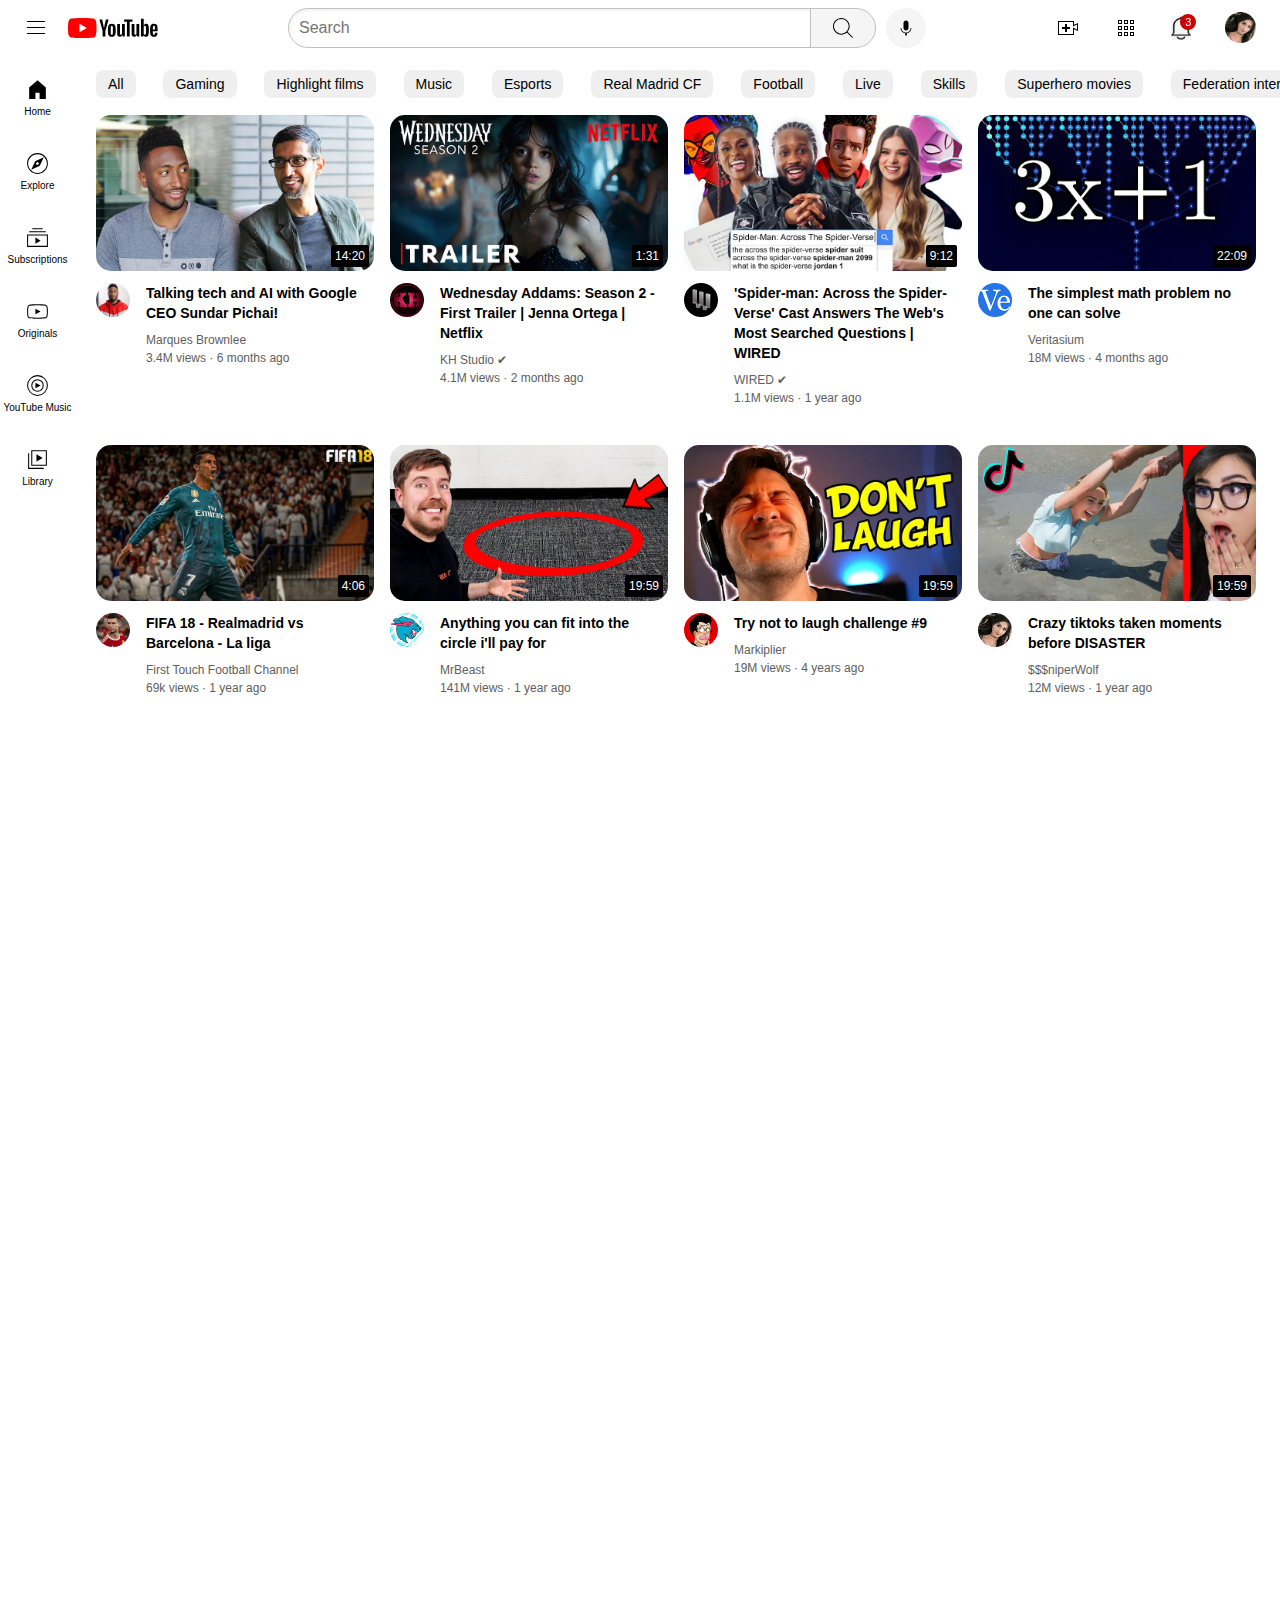
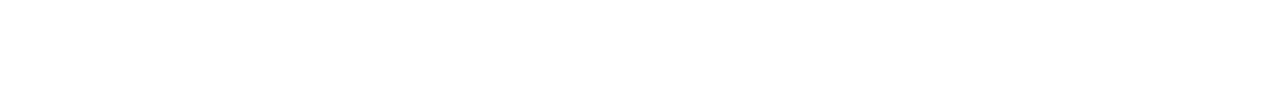
<file: index.html>
<!DOCTYPE html>
<html lang="en">
<head>
  <meta charset="UTF-8">
  <meta http-equiv="X-UA-Compatible" content="IE=edge">
  <meta name="viewport" content="width=device-width, initial-scale=1.0">
  <title>YouTube(2024).com Clone</title>
  
    <link rel="stylesheet" href="styles/general.css">
  <link rel="stylesheet" href="styles/header.css">
  <link rel="stylesheet" href="styles/subheader.css">
  <link rel="stylesheet" href="styles/video.css">
  <link rel="stylesheet" href="styles/sidebar.css">
</head>

<body style="padding-bottom: 1000px;"> 
  <div class="header">
    <div class="left-section">
      <img class="hamburger-menu" src="pageIcons/hamburger-menu.svg">
      <img class="youtube-logo" src="pageIcons/youtube-logo.svg">
    </div>
    <div class="middle-section">
      <input class="search-bar" type="text" placeholder="Search">
      <button class="search-button">
        <img class="search-icon" src="icons/search-svgrepo-com.svg">
        <div class="tooltip">Search</div>
      </button>
      <button class="voice-search-button">
        <img class="voice-search-icon" src="pageIcons/voice-search-icon.svg">
        <div class="tooltip">Search with your voice</div>
      </button>
    </div>
    <div class="right-section">
      <div class="upload-icon-container">
        <img class="video-camera-icon" src="pageIcons/upload.svg">
        <div class="tooltip">Create</div>
      </div>
      <div class="upload-icon-container">
        <img class="video-camera-icon" src="pageIcons/youtube-apps.svg">
        <div class="tooltip">Apps</div>
      </div>
      <div class="notifications-icon-container">
      <img class="notifications-icon" src="icons/notification-icon-svgrepo-com">
          <div class="notifications-count">3</div> 
          <div class="tooltip">Notifications</div>          
      </div>
      <img class="current-user-picture" src="thumbnails/channelpfp-3">
     </div>
   </div>

<div class="sub-header">
    <button class="btn">All</button>
    <button class="btn">Gaming</button>
    <button class="btn">Highlight films</button>
    <button class="btn">Music</button>
    <button class="btn">Esports</button>
    <button class="btn">Real Madrid CF</button>
    <button class="btn">Football</button>
    <button class="btn">Live</button>
    <button class="btn">Skills</button>
    <button class="btn">Superhero movies</button>
    <button class="btn">Federation inter.</button>
</div>

    <div class="sidebar">
      <div class="sidebar-link">
        <img src="pageIcons/home.svg">
        <div>Home</div>
    </div>
      <div class="sidebar-link">
        <img src="pageIcons/explore.svg">
        <div>Explore</div>
      </div>
      <div class="sidebar-link">
        <img src="pageIcons/subscriptions.svg">
        <div>Subscriptions</div>
      </div>
      <div class="sidebar-link">
        <img src="pageIcons/originals.svg">
        <div>Originals</div>
      </div>
      <div class="sidebar-link">
        <img src="pageIcons/youtube-music.svg">
        <div>YouTube Music</div>
      </div>
      <div class="sidebar-link">
        <img src="pageIcons/library.svg">
        <div>Library</div>
      </div>


    </div>

  <div class="video-grid">
    <div class="video-preview">
      <div class="thumbnail-row">
        <img class="thumbnail" src="thumbnails/youtubethumbnail5">
        <div class="video-time">14:20</div>
      </div>
      <div class="video-info-grid">
        <div class="channel-picture">
          <img class="profile-picture" src="thumbnails/channelpfp-1">
        </div>
        <div class="video-info">
        <p class="video-title">Talking tech and AI with Google CEO Sundar Pichai!</p>
        <p class="video-author">Marques Brownlee</p>
        <p class="video-stats">3.4M views &#183; 6 months ago</p>
      </div>
      </div>
    </div>
    
    <div class="video-preview">
      <div class="thumbnail-row">
        <img class="thumbnail" src="thumbnails/youtubethumbnail13">
        <div class="video-time">1:31</div>
      </div>
      <div class="video-info-grid">
        <div class="channel-picture">
          <img class="profile-picture" src="thumbnails/channelpfp-9">
        </div>
        <div class="video-info">
        <p class="video-title">Wednesday Addams: Season 2 - First Trailer | Jenna Ortega | Netflix</p>
        <p class="video-author">KH Studio &#10004;</p>
        <p class="video-stats">4.1M views &#183; 2 months ago</p>
      </div>
      </div>
    </div>
    
    <div class="video-preview">
      <div class="thumbnail-row">
        <img class="thumbnail" src="thumbnails/youtubethumbnail12">
        <div class="video-time">9:12</div>
      </div>
      <div class="video-info-grid">
        <div class="channel-picture">
          <img class="profile-picture" src="thumbnails/channelpfp-8">
        </div>
        <div class="video-info">
        <p class="video-title">'Spider-man: Across the Spider-Verse' Cast Answers The Web's Most Searched Questions | WIRED</p>
        <p class="video-author">WIRED &#10004;</p>
        <p class="video-stats">1.1M views &#183; 1 year ago</p>
      </div>
      </div>
    </div>
    
    <div class="video-preview">
      <div class="thumbnail-row">
        <img class="thumbnail" src="thumbnails/youtubethumbnail8">
        <div class="video-time">22:09</div>
      </div>
      <div class="video-info-grid">
        <div class="channel-picture">
          <img class="profile-picture" src="thumbnails/channelpfp-4">
        </div>
        <div class="video-info">
        <p class="video-title">The simplest math problem no one can solve</p>
        <p class="video-author">Veritasium</p>
        <p class="video-stats">18M views &#183; 4 months ago</p>
      </div>
      </div>
    </div>
    
    <div class="video-preview">
      <div class="thumbnail-row">
        <img class="thumbnail" src="thumbnails/youtubethumbnail11">
        <div class="video-time">4:06</div>
      </div>
      <div class="video-info-grid">
        <div class="channel-picture">
          <img class="profile-picture" src="thumbnails/channelpfp-7">
        </div>
        <div class="video-info">
        <p class="video-title">FIFA 18 - Realmadrid vs Barcelona - La liga</p>
        <p class="video-author">First Touch Football Channel</p>
        <p class="video-stats">69k views &#183; 1 year ago</p>
      </div>
      </div>
    </div>
    
    <div class="video-preview">
      <div class="thumbnail-row">
        <img class="thumbnail" src="thumbnails/youtubethumbnail10">
        <div class="video-time">19:59</div>
      </div>
      <div class="video-info-grid">
        <div class="channel-picture">
          <img class="profile-picture" src="thumbnails/channelpfp-6">
        </div>
        <div class="video-info">
        <p class="video-title">Anything you can fit into the circle i'll pay for</p>
        <p class="video-author">MrBeast</p>
        <p class="video-stats">141M views &#183; 1 year ago</p>
      </div>
      </div>
    </div>
    
    <div class="video-preview">
      <div class="thumbnail-row">
        <img class="thumbnail" src="thumbnails/youtubethumbnail6">
        <div class="video-time">19:59</div>
      </div>
      <div class="video-info-grid">
        <div class="channel-picture">
          <img class="profile-picture" src="thumbnails/channelpfp-2">
        </div>
        <div class="video-info">
        <p class="video-title">Try not to laugh challenge #9</p>
        <p class="video-author">Markiplier</p>
        <p class="video-stats">19M views &#183; 4 years ago</p>
      </div>
      </div>
    </div>

    <div class="video-preview">
      <div class="thumbnail-row">
        <img class="thumbnail" src="thumbnails/youtubethumbnail7">
        <div class="video-time">19:59</div>
      </div>
      <div class="video-info-grid">
        <div class="channel-picture">
          <img class="profile-picture" src="thumbnails/channelpfp-3">
        </div>
        <div class="video-info">
        <p class="video-title">Crazy tiktoks taken moments before DISASTER</p>
        <p class="video-author">$$$niperWolf</p>
        <p class="video-stats">12M views &#183; 1 year ago</p>
      </div>
      </div>
    </div>

  </div>


</body>
</html>
</file>
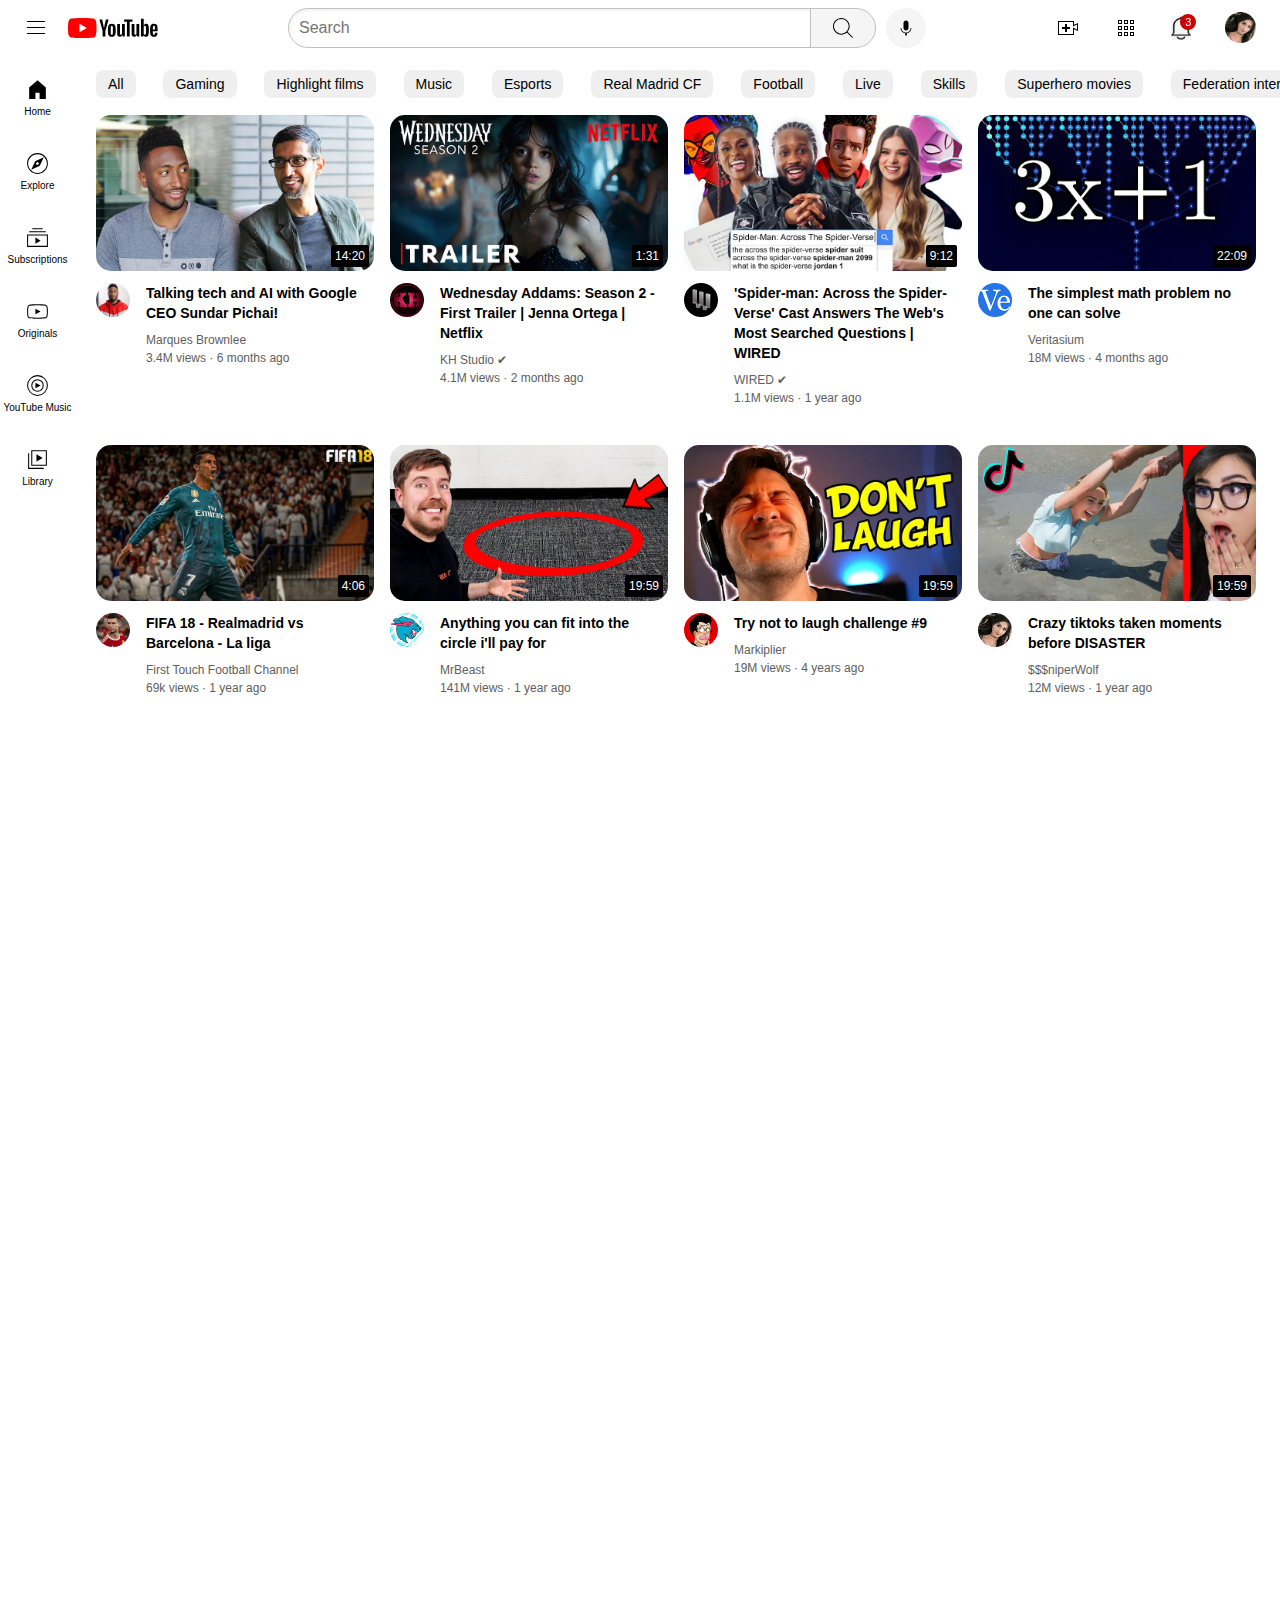
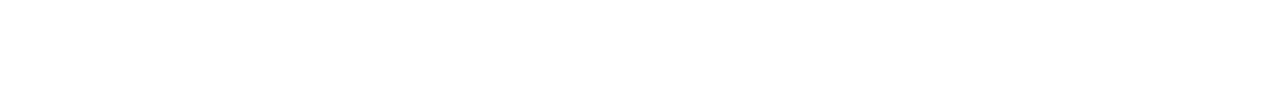
<file: YouTube.html>
<!DOCTYPE html>
<html lang="en">
<head>
  <meta charset="UTF-8">
  <meta http-equiv="X-UA-Compatible" content="IE=edge">
  <meta name="viewport" content="width=device-width, initial-scale=1.0">
  <title>YouTube(2024).com Clone</title>
  
    <link rel="stylesheet" href="styles/general.css">
  <link rel="stylesheet" href="styles/header.css">
  <link rel="stylesheet" href="styles/subheader.css">
  <link rel="stylesheet" href="styles/video.css">
  <link rel="stylesheet" href="styles/sidebar.css">
</head>

<body style="padding-bottom: 1000px;"> 
  <div class="header">
    <div class="left-section">
      <img class="hamburger-menu" src="pageIcons/hamburger-menu.svg">
      <img class="youtube-logo" src="pageIcons/youtube-logo.svg">
    </div>
    <div class="middle-section">
      <input class="search-bar" type="text" placeholder="Search">
      <button class="search-button">
        <img class="search-icon" src="icons/search-svgrepo-com.svg">
        <div class="tooltip">Search</div>
      </button>
      <button class="voice-search-button">
        <img class="voice-search-icon" src="pageIcons/voice-search-icon.svg">
        <div class="tooltip">Search with your voice</div>
      </button>
    </div>
    <div class="right-section">
      <div class="upload-icon-container">
        <img class="video-camera-icon" src="pageIcons/upload.svg">
        <div class="tooltip">Create</div>
      </div>
      <div class="upload-icon-container">
        <img class="video-camera-icon" src="pageIcons/youtube-apps.svg">
        <div class="tooltip">Apps</div>
      </div>
      <div class="notifications-icon-container">
      <img class="notifications-icon" src="icons/notification-icon-svgrepo-com">
          <div class="notifications-count">3</div> 
          <div class="tooltip">Notifications</div>          
      </div>
      <img class="current-user-picture" src="thumbnails/channelpfp-3">
     </div>
   </div>

<div class="sub-header">
    <button class="btn">All</button>
    <button class="btn">Gaming</button>
    <button class="btn">Highlight films</button>
    <button class="btn">Music</button>
    <button class="btn">Esports</button>
    <button class="btn">Real Madrid CF</button>
    <button class="btn">Football</button>
    <button class="btn">Live</button>
    <button class="btn">Skills</button>
    <button class="btn">Superhero movies</button>
    <button class="btn">Federation inter.</button>
</div>

    <div class="sidebar">
      <div class="sidebar-link">
        <img src="pageIcons/home.svg">
        <div>Home</div>
    </div>
      <div class="sidebar-link">
        <img src="pageIcons/explore.svg">
        <div>Explore</div>
      </div>
      <div class="sidebar-link">
        <img src="pageIcons/subscriptions.svg">
        <div>Subscriptions</div>
      </div>
      <div class="sidebar-link">
        <img src="pageIcons/originals.svg">
        <div>Originals</div>
      </div>
      <div class="sidebar-link">
        <img src="pageIcons/youtube-music.svg">
        <div>YouTube Music</div>
      </div>
      <div class="sidebar-link">
        <img src="pageIcons/library.svg">
        <div>Library</div>
      </div>


    </div>

  <div class="video-grid">
    <div class="video-preview">
      <div class="thumbnail-row">
        <img class="thumbnail" src="thumbnails/youtubethumbnail5">
        <div class="video-time">14:20</div>
      </div>
      <div class="video-info-grid">
        <div class="channel-picture">
          <img class="profile-picture" src="thumbnails/channelpfp-1">
        </div>
        <div class="video-info">
        <p class="video-title">Talking tech and AI with Google CEO Sundar Pichai!</p>
        <p class="video-author">Marques Brownlee</p>
        <p class="video-stats">3.4M views &#183; 6 months ago</p>
      </div>
      </div>
    </div>
    
    <div class="video-preview">
      <div class="thumbnail-row">
        <img class="thumbnail" src="thumbnails/youtubethumbnail13">
        <div class="video-time">1:31</div>
      </div>
      <div class="video-info-grid">
        <div class="channel-picture">
          <img class="profile-picture" src="thumbnails/channelpfp-9">
        </div>
        <div class="video-info">
        <p class="video-title">Wednesday Addams: Season 2 - First Trailer | Jenna Ortega | Netflix</p>
        <p class="video-author">KH Studio &#10004;</p>
        <p class="video-stats">4.1M views &#183; 2 months ago</p>
      </div>
      </div>
    </div>
    
    <div class="video-preview">
      <div class="thumbnail-row">
        <img class="thumbnail" src="thumbnails/youtubethumbnail12">
        <div class="video-time">9:12</div>
      </div>
      <div class="video-info-grid">
        <div class="channel-picture">
          <img class="profile-picture" src="thumbnails/channelpfp-8">
        </div>
        <div class="video-info">
        <p class="video-title">'Spider-man: Across the Spider-Verse' Cast Answers The Web's Most Searched Questions | WIRED</p>
        <p class="video-author">WIRED &#10004;</p>
        <p class="video-stats">1.1M views &#183; 1 year ago</p>
      </div>
      </div>
    </div>
    
    <div class="video-preview">
      <div class="thumbnail-row">
        <img class="thumbnail" src="thumbnails/youtubethumbnail8">
        <div class="video-time">22:09</div>
      </div>
      <div class="video-info-grid">
        <div class="channel-picture">
          <img class="profile-picture" src="thumbnails/channelpfp-4">
        </div>
        <div class="video-info">
        <p class="video-title">The simplest math problem no one can solve</p>
        <p class="video-author">Veritasium</p>
        <p class="video-stats">18M views &#183; 4 months ago</p>
      </div>
      </div>
    </div>
    
    <div class="video-preview">
      <div class="thumbnail-row">
        <img class="thumbnail" src="thumbnails/youtubethumbnail11">
        <div class="video-time">4:06</div>
      </div>
      <div class="video-info-grid">
        <div class="channel-picture">
          <img class="profile-picture" src="thumbnails/channelpfp-7">
        </div>
        <div class="video-info">
        <p class="video-title">FIFA 18 - Realmadrid vs Barcelona - La liga</p>
        <p class="video-author">First Touch Football Channel</p>
        <p class="video-stats">69k views &#183; 1 year ago</p>
      </div>
      </div>
    </div>
    
    <div class="video-preview">
      <div class="thumbnail-row">
        <img class="thumbnail" src="thumbnails/youtubethumbnail10">
        <div class="video-time">19:59</div>
      </div>
      <div class="video-info-grid">
        <div class="channel-picture">
          <img class="profile-picture" src="thumbnails/channelpfp-6">
        </div>
        <div class="video-info">
        <p class="video-title">Anything you can fit into the circle i'll pay for</p>
        <p class="video-author">MrBeast</p>
        <p class="video-stats">141M views &#183; 1 year ago</p>
      </div>
      </div>
    </div>
    
    <div class="video-preview">
      <div class="thumbnail-row">
        <img class="thumbnail" src="thumbnails/youtubethumbnail6">
        <div class="video-time">19:59</div>
      </div>
      <div class="video-info-grid">
        <div class="channel-picture">
          <img class="profile-picture" src="thumbnails/channelpfp-2">
        </div>
        <div class="video-info">
        <p class="video-title">Try not to laugh challenge #9</p>
        <p class="video-author">Markiplier</p>
        <p class="video-stats">19M views &#183; 4 years ago</p>
      </div>
      </div>
    </div>

    <div class="video-preview">
      <div class="thumbnail-row">
        <img class="thumbnail" src="thumbnails/youtubethumbnail7">
        <div class="video-time">19:59</div>
      </div>
      <div class="video-info-grid">
        <div class="channel-picture">
          <img class="profile-picture" src="thumbnails/channelpfp-3">
        </div>
        <div class="video-info">
        <p class="video-title">Crazy tiktoks taken moments before DISASTER</p>
        <p class="video-author">$$$niperWolf</p>
        <p class="video-stats">12M views &#183; 1 year ago</p>
      </div>
      </div>
    </div>

  </div>


</body>
</html>
</file>
<file: styles/general.css>
p {
  margin: 0;
  margin-bottom: 0;
}
body {
  font-family: Verdana, Geneva, Tahoma, sans-serif;
  margin: 0;
  padding-top: 115px;
  padding-left: 96px;
  padding-right: 24px;
  background-color: white;
}
</file>
<file: styles/header.css>
.header {
  height: 55px;
  display: flex;
  flex-direction: row;
  justify-content: space-between;
  position: fixed;
  top: 0;
  left: 0;
  right: 0;
  z-index: 100;
  background-color: white;
  
}

.left-section {
  display: flex;
  align-items: center;
  }
  .hamburger-menu {
    height: 24px;
    margin-left: 24px;
    margin-right: 20px;
  }
  .youtube-logo {
    height: 20px;
    }


.middle-section {
  flex: 1;
  margin-left: 130px;
  margin-right: 130px;
  max-width: 800px;
  display: flex;
  align-items: center;
}
.search-bar {
  flex: 1;
  height: 36px;
  padding-left: 10px;
  font-size: 16px;
  border-width: 1px;
  border-style: solid;
  border-color: rgb(192, 192, 192);
  border-top-left-radius: 20px;
  border-bottom-left-radius: 20px;
  box-shadow: inset 1px 2px 3px rgba(0, 0, 0, 0.05);
  width: 0;
}
.search-bar::placeholder {
font-family: Verdana, Geneva, Tahoma, sans-serif;
font-size: 16px;
}
.search-button {
height: 40px;
width: 66px;
background-color: rgb(245, 245, 245);
border-width: 1px;
border-style: solid;
border-color: rgb(192, 192, 192);
margin-left: -1px;
margin-right: 10px;
border-top-right-radius: 20px;
border-bottom-right-radius: 20px;
}
.search-button,
.voice-search-button,
.upload-icon-container,
.notifications-icon-container {
  display: flex;
  justify-content: center;
  position: relative;
  align-items: center;
  cursor: pointer;
}
.search-button .tooltip,
.voice-search-button .tooltip,
.upload-icon-container .tooltip,
.notifications-icon-container .tooltip {
position: absolute;
background-color: gray;
color: white;
padding-top: 4px;
padding-bottom: 4px;
padding-left: 8px;
padding-right: 8px;
border-radius: 2px;
font-size: 12px;
bottom: -30px;
opacity: 0;
transition: opacity 0.15s;
pointer-events: none;
white-space: nowrap;
}
.search-button:hover .tooltip,
.voice-search-button:hover .tooltip,
.upload-icon-container:hover .tooltip, 
.notifications-icon-container:hover .tooltip{
  opacity: 1;
}
.voice-search-button {
height: 40px;
width: 40px;
border: none;
border-radius: 20px;
background-color: rgb(245, 245, 245);
}
.search-icon {
  height: 20px;
}
.voice-search-icon {
  height: 20px;
}


.right-section {
  width: 200px;
  display: flex;
  align-items: center;
  justify-content: space-between;
  margin-right: 24px;
  flex-shrink: 0;
}
.video-camera-icon {
  height: 24px;
}
.notifications-icon {
  height: 24px;
}
.notifications-icon-container {
position: relative;
}
.notifications-count {
position: absolute;
top: -2px;
right: -5px;
background-color: rgb(206, 0, 0);
color: white;
font-size: 11px;
padding-left: 5px;
padding-right: 5px;
padding-top: 2px;
padding-bottom: 2px;
border-radius: 10px;
}
.current-user-picture {
  height: 31px;
  border-radius: 16px;
  cursor: pointer;
}
</file>
<file: styles/subheader.css>
.sub-header {
  background-color: white;
  height: 60px;
   display: flex;
  flex: 1;
  flex-direction: row;
  justify-content: space-between;
  align-items: center;
  margin-top: 4px;
  margin-bottom: 20px;
  min-width: 1200px;
  position: fixed;
  top: 50px;
  z-index: 101;
}
.btn {
  padding: 6px 12px;
  border-radius: 8px;
  border: none;
  font-size: 14px;
  font-family: Verdana, Geneva, Tahoma, sans-serif;
}
.btn:hover {
  background-color: rgb(223, 223, 223);
  transition: 0.15s;
}
.btn:focus {
  background-color: black;
  color: white;
}
</file>
<file: styles/video.css>
.video-info-grid {
  display: grid;
  grid-template-columns: 50px 1fr;
}
.video-info-grid:hover {
  background-color: rgb(224, 224, 224);
  transition: 0.15s;
  border-radius: 2px;
}
.profile-picture {
  width: 34px;
  border-radius: 50px;
}
.thumbnail{
width: 100%; 
border-radius: 15px;
}
.video-title {
margin-top: 0;
font-size: 14px;
font-weight: bold;
line-height: 20px;
margin-bottom: 10px;
}
.video-author,
.video-stats {
font-size: 12px;
color: rgb(96, 96, 96);
}
.video-author {
margin-bottom: 4px;
}
.video-grid {
display: grid;
grid-template-columns: 1fr 1fr 1fr;
column-gap: 16px;
row-gap: 40px;
}
@media (max-width: 850px) {
  .video-grid {
    grid-template-columns: 1fr 1fr;
  }
}
@media (min-width: 851px) and (max-width: 1239px) {
  .video-grid {
    grid-template-columns: 1fr 1fr 1fr;
  }
}
@media (min-width: 1240px) {
  .video-grid {
    grid-template-columns: 1fr 1fr 1fr 1fr;
  }
}
.thumbnail-row {
  position: relative;
  margin-bottom: 8px;
}
.video-time {
  background-color: black;
  color: white;
  position: absolute;
  bottom: 0;
  right: 0;
  bottom: 8px;
  right: 5px;
  padding: 4px;
  font-size: 12px;
  font-weight: 500;
  border-radius: 2px;
}
</file>
<file: styles/sidebar.css>
.sidebar {
  position: fixed;
  top: 55px;
  left: 0;
  bottom: 0;
  background-color: white;
  width: 75px;
  z-index: 101;
  padding-top: 5px;

}
.sidebar-link {
  height: 74px;
  display: flex;
  justify-content: center;
  align-items: center;
  flex-direction: column;

}
.sidebar-link:hover {
  background-color: rgb(235, 235, 235);
  cursor: pointer;
}

.sidebar-link img {
  height: 25px;
  margin-bottom: 4px;
}
.sidebar-link div {
font-size: 10px;
}
</file>
